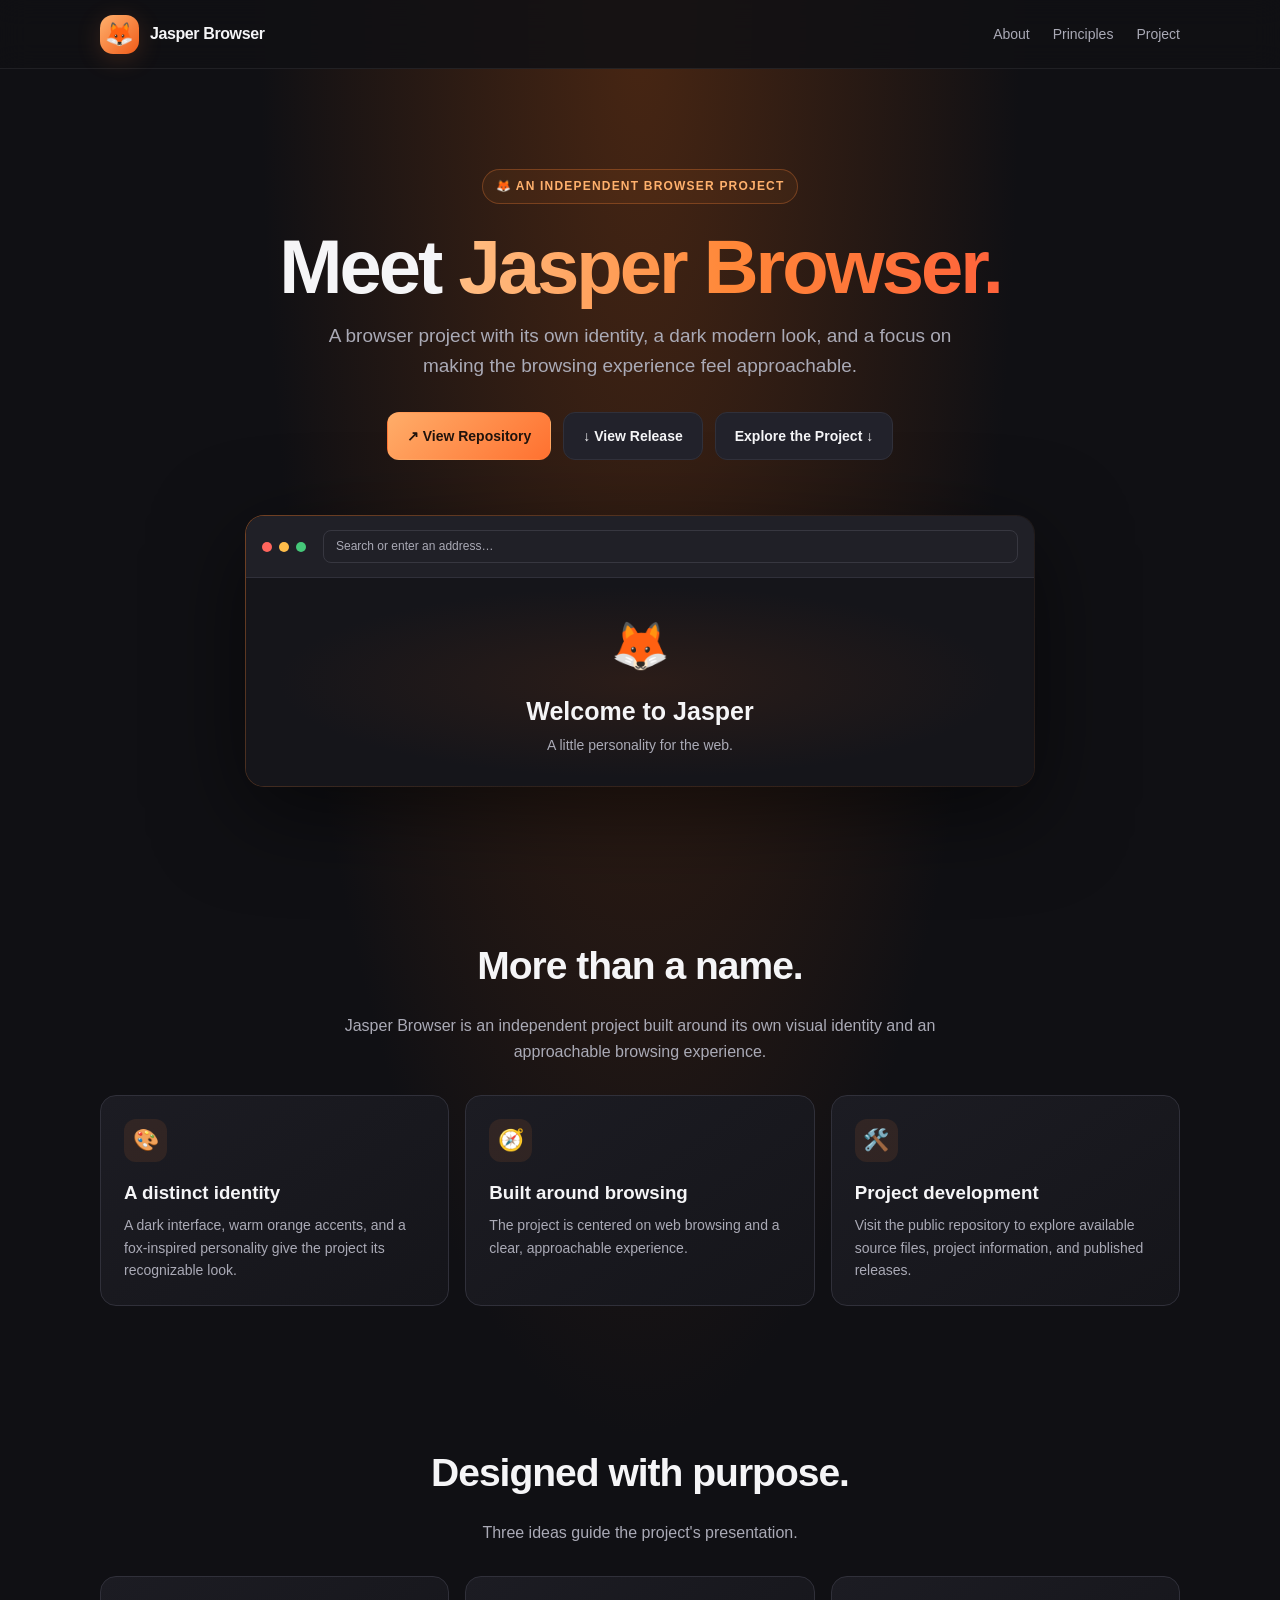
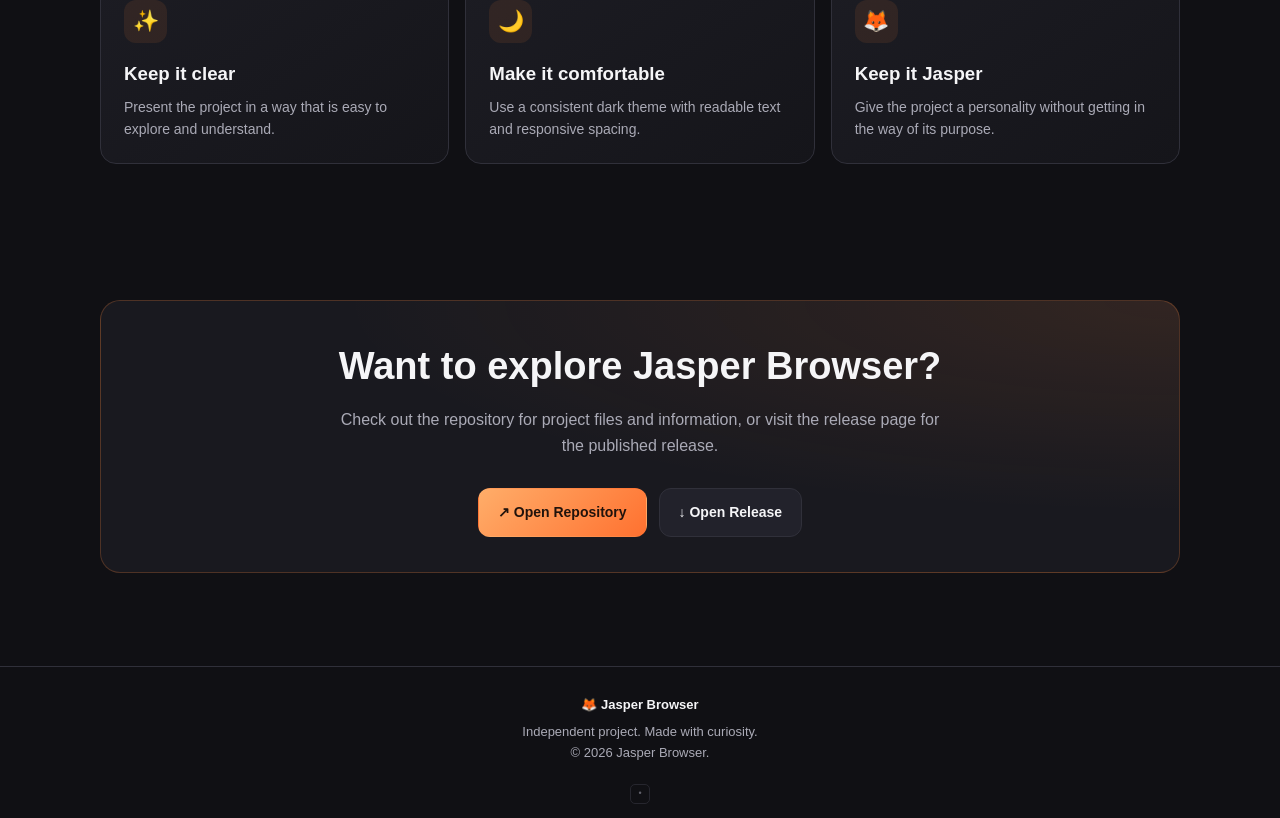
<file: index.html>
<!DOCTYPE html>
<html lang="en">
<head>
  <meta charset="UTF-8">
  <meta name="viewport" content="width=device-width, initial-scale=1.0">
  <meta name="theme-color" content="#101014">
  <meta name="description" content="Explore Jasper Browser, an independent browser project with a clean, dark design and Jasper-inspired orange accents.">
  <title>Jasper Browser</title>
  <style>
    :root {
      color-scheme: dark;
      --bg: #101014;
      --panel: #19191f;
      --panel-light: #22222b;
      --orange: #ff8738;
      --orange-light: #ffb16d;
      --text: #f5f5f7;
      --muted: #aaaab6;
      --border: #30303a;
    }

    * { box-sizing: border-box; }

    html {
      scroll-behavior: smooth;
      scroll-padding-top: 80px;
    }

    body {
      margin: 0;
      min-height: 100vh;
      background:
        radial-gradient(ellipse at 50% 0%, #482613 0%, transparent 42%),
        var(--bg);
      color: var(--text);
      font-family: Inter, "Segoe UI", Arial, sans-serif;
      line-height: 1.6;
    }

    a { color: inherit; text-decoration: none; }

    .container {
      width: min(1080px, calc(100% - 36px));
      margin: auto;
    }

    header {
      position: sticky;
      top: 0;
      z-index: 10;
      background: rgba(16, 16, 20, .88);
      backdrop-filter: blur(14px);
      border-bottom: 1px solid rgba(255,255,255,.07);
    }

    .nav {
      min-height: 68px;
      display: flex;
      align-items: center;
      justify-content: space-between;
      gap: 20px;
    }

    .brand {
      display: flex;
      align-items: center;
      gap: 11px;
      font-weight: 800;
      letter-spacing: -.4px;
    }

    .logo {
      width: 39px;
      height: 39px;
      display: grid;
      place-items: center;
      border-radius: 13px;
      background: linear-gradient(135deg, var(--orange-light), #ef5b19);
      color: #21130c;
      font-size: 23px;
      box-shadow: 0 5px 24px #ff87382c;
    }

    .nav-links {
      display: flex;
      align-items: center;
      gap: 23px;
      color: var(--muted);
      font-size: 14px;
    }

    .nav-links a:hover { color: var(--orange-light); }

    .hero {
      padding: 100px 0 80px;
      text-align: center;
    }

    .eyebrow {
      display: inline-flex;
      align-items: center;
      gap: 8px;
      padding: 7px 13px;
      border: 1px solid #ff87384a;
      border-radius: 999px;
      background: #ff873811;
      color: var(--orange-light);
      font-size: 12px;
      font-weight: 700;
      letter-spacing: 1.2px;
      text-transform: uppercase;
    }

    h1 {
      margin: 23px 0 14px;
      font-size: clamp(43px, 8vw, 76px);
      line-height: 1.05;
      letter-spacing: -3px;
    }

    h1 span {
      background: linear-gradient(90deg, #ffbd83, var(--orange), #ff633b);
      -webkit-background-clip: text;
      background-clip: text;
      color: transparent;
    }

    .hero p {
      max-width: 650px;
      margin: 0 auto;
      color: var(--muted);
      font-size: clamp(16px, 2vw, 19px);
    }

    .actions {
      display: flex;
      flex-wrap: wrap;
      justify-content: center;
      gap: 12px;
      margin-top: 30px;
    }

    .button {
      min-height: 46px;
      display: inline-flex;
      justify-content: center;
      align-items: center;
      gap: 9px;
      padding: 12px 19px;
      border: 1px solid var(--border);
      border-radius: 12px;
      background: var(--panel-light);
      color: var(--text);
      font-weight: 700;
      font-size: 14px;
      transition: transform .18s, border-color .18s, background .18s;
    }

    .button:hover {
      transform: translateY(-2px);
      border-color: var(--orange);
    }

    .button.primary {
      border-color: transparent;
      background: linear-gradient(135deg, #ffad69, #ff7130);
      color: #21130c;
    }

    .button.primary:hover {
      background: linear-gradient(135deg, #ffc28e, #ff8744);
    }

    .preview-wrap {
      max-width: 790px;
      margin: 55px auto 0;
      padding: 1px;
      border-radius: 19px;
      background: linear-gradient(135deg, #ff87386b, #ffffff0a, #ff87381c);
      box-shadow: 0 25px 90px #0008;
    }

    .browser-preview {
      overflow: hidden;
      border-radius: 18px;
      background: #15151a;
      text-align: left;
    }

    .window-bar {
      display: flex;
      align-items: center;
      gap: 7px;
      padding: 14px 16px;
      background: #202027;
      border-bottom: 1px solid var(--border);
    }

    .dot {
      width: 10px;
      height: 10px;
      border-radius: 50%;
      background: #686875;
    }

    .dot:first-child { background: #ff655d; }
    .dot:nth-child(2) { background: #ffbd4a; }
    .dot:nth-child(3) { background: #45c879; }

    .address {
      overflow: hidden;
      margin-left: 10px;
      padding: 6px 12px;
      border: 1px solid #373740;
      border-radius: 8px;
      color: #a9a9b5;
      font-size: 12px;
      white-space: nowrap;
      text-overflow: ellipsis;
      flex: 1;
    }

    .preview-content {
      min-height: 205px;
      display: grid;
      place-items: center;
      padding: 30px 20px;
      background:
        radial-gradient(ellipse at center, #47261670, transparent 65%),
        #15151a;
      text-align: center;
    }

    .preview-symbol { font-size: 47px; }

    .preview-content h2 {
      margin: 7px 0 3px;
      font-size: 25px;
    }

    .preview-content p {
      margin: 0;
      font-size: 14px;
    }

    section { padding: 68px 0; }

    .section-heading {
      max-width: 650px;
      margin: 0 auto 30px;
      text-align: center;
    }

    .section-heading h2 {
      margin: 0 0 10px;
      font-size: clamp(28px, 5vw, 39px);
      letter-spacing: -1px;
    }

    .section-heading p { color: var(--muted); }

    .grid {
      display: grid;
      grid-template-columns: repeat(3, minmax(0, 1fr));
      gap: 16px;
    }

    .card {
      padding: 23px;
      border: 1px solid var(--border);
      border-radius: 16px;
      background: linear-gradient(145deg, #1c1c23, #15151a);
    }

    .card-icon {
      width: 43px;
      height: 43px;
      display: grid;
      place-items: center;
      border-radius: 12px;
      background: #ff873819;
      font-size: 21px;
    }

    .card h3 { margin: 16px 0 7px; }
    .card p { margin: 0; color: var(--muted); font-size: 14px; }

    .project-panel {
      padding: 35px;
      border: 1px solid #ff87383b;
      border-radius: 20px;
      background:
        radial-gradient(ellipse at 100% 0%, #ff87381c, transparent 55%),
        var(--panel);
      text-align: center;
    }

    .project-panel h2 {
      margin: 0 0 10px;
      font-size: clamp(27px, 4vw, 38px);
    }

    .project-panel p {
      max-width: 620px;
      margin: 0 auto;
      color: var(--muted);
    }

    footer {
      margin-top: 25px;
      padding: 28px 0 14px;
      border-top: 1px solid var(--border);
      color: var(--muted);
      font-size: 13px;
      text-align: center;
    }

    .footer-brand {
      margin-bottom: 7px;
      color: var(--text);
      font-weight: 800;
    }

    /* Keep the creator link tiny and at the very bottom. */
    .tiny-link {
      display: inline-block;
      margin-top: 20px;
      padding: 3px 7px;
      border: 1px solid #30303a;
      border-radius: 5px;
      color: #858591;
      font-size: 9px;
      line-height: 1.3;
      opacity: .7;
    }

    .tiny-link:hover {
      color: var(--orange-light);
      border-color: var(--orange);
      opacity: 1;
    }

    @media (max-width: 700px) {
      .hero { padding: 72px 0 50px; }
      .nav-links { gap: 12px; font-size: 12px; }
      .grid { grid-template-columns: 1fr; }
      section { padding: 48px 0; }
      .project-panel { padding: 25px 18px; }
      h1 { letter-spacing: -2px; }
    }

    @media (max-width: 420px) {
      .nav-links a:first-child { display: none; }
      .brand { font-size: 14px; }
      .actions .button { width: 100%; }
    }

    @media (prefers-reduced-motion: reduce) {
      *, *::before, *::after {
        scroll-behavior: auto !important;
        transition: none !important;
      }
    }
  </style>
</head>
<body>
  <header>
    <div class="container nav">
      <a class="brand" href="#home" aria-label="Jasper Browser home">
        <span class="logo" aria-hidden="true">🦊</span>
        <span>Jasper Browser</span>
      </a>
      <nav class="nav-links" aria-label="Main navigation">
        <a href="#about">About</a>
        <a href="#principles">Principles</a>
        <a href="#project">Project</a>
      </nav>
    </div>
  </header>

  <main>
    <section class="hero container" id="home">
      <span class="eyebrow">🦊 An independent browser project</span>
      <h1>Meet <span>Jasper Browser.</span></h1>
      <p>
        A browser project with its own identity, a dark modern look,
        and a focus on making the browsing experience feel approachable.
      </p>

      <div class="actions">
        <a class="button primary"
           href="https://github.com/dtac112018-glitch/Jasper-Browser"
           target="_blank" rel="noopener noreferrer">
          ↗ View Repository
        </a>
        <a class="button"
           href="https://github.com/dtac112018-glitch/Jasper-Browser/releases/tag/JBL"
           target="_blank" rel="noopener noreferrer">
          ↓ View Release
        </a>
        <a class="button" href="#about">Explore the Project ↓</a>
      </div>

      <div class="preview-wrap" aria-label="Decorative browser window preview">
        <div class="browser-preview">
          <div class="window-bar">
            <span class="dot"></span>
            <span class="dot"></span>
            <span class="dot"></span>
            <div class="address">Search or enter an address…</div>
          </div>
          <div class="preview-content">
            <div>
              <div class="preview-symbol" aria-hidden="true">🦊</div>
              <h2>Welcome to Jasper</h2>
              <p>A little personality for the web.</p>
            </div>
          </div>
        </div>
      </div>
    </section>

    <section class="container" id="about">
      <div class="section-heading">
        <h2>More than a name.</h2>
        <p>
          Jasper Browser is an independent project built around its own
          visual identity and an approachable browsing experience.
        </p>
      </div>

      <div class="grid">
        <article class="card">
          <div class="card-icon" aria-hidden="true">🎨</div>
          <h3>A distinct identity</h3>
          <p>
            A dark interface, warm orange accents, and a fox-inspired
            personality give the project its recognizable look.
          </p>
        </article>

        <article class="card">
          <div class="card-icon" aria-hidden="true">🧭</div>
          <h3>Built around browsing</h3>
          <p>
            The project is centered on web browsing and a clear,
            approachable experience.
          </p>
        </article>

        <article class="card">
          <div class="card-icon" aria-hidden="true">🛠️</div>
          <h3>Project development</h3>
          <p>
            Visit the public repository to explore available source files,
            project information, and published releases.
          </p>
        </article>
      </div>
    </section>

    <section class="container" id="principles">
      <div class="section-heading">
        <h2>Designed with purpose.</h2>
        <p>Three ideas guide the project's presentation.</p>
      </div>

      <div class="grid">
        <article class="card">
          <div class="card-icon" aria-hidden="true">✨</div>
          <h3>Keep it clear</h3>
          <p>Present the project in a way that is easy to explore and understand.</p>
        </article>

        <article class="card">
          <div class="card-icon" aria-hidden="true">🌙</div>
          <h3>Make it comfortable</h3>
          <p>Use a consistent dark theme with readable text and responsive spacing.</p>
        </article>

        <article class="card">
          <div class="card-icon" aria-hidden="true">🦊</div>
          <h3>Keep it Jasper</h3>
          <p>Give the project a personality without getting in the way of its purpose.</p>
        </article>
      </div>
    </section>

    <section class="container" id="project">
      <div class="project-panel">
        <h2>Want to explore Jasper Browser?</h2>
        <p>
          Check out the repository for project files and information,
          or visit the release page for the published release.
        </p>
        <div class="actions">
          <a class="button primary"
             href="https://github.com/dtac112018-glitch/Jasper-Browser"
             target="_blank" rel="noopener noreferrer">
            ↗ Open Repository
          </a>
          <a class="button"
             href="https://github.com/dtac112018-glitch/Jasper-Browser/releases/tag/JBL"
             target="_blank" rel="noopener noreferrer">
            ↓ Open Release
          </a>
        </div>
      </div>
    </section>
  </main>

  <footer>
    <div class="container">
      <div class="footer-brand">🦊 Jasper Browser</div>
      <div>Independent project. Made with curiosity.</div>
      <div>© <span id="year"></span> Jasper Browser.</div>

      <a class="tiny-link"
         href="https://www.youtube.com/@peeraphatloungtip/"
         target="_blank" rel="noopener noreferrer"
         aria-label="Visit the creator's YouTube channel">•</a>
    </div>
  </footer>

  <script>
    document.getElementById("year").textContent = new Date().getFullYear();
  </script>
</body>
</html>
</file>
